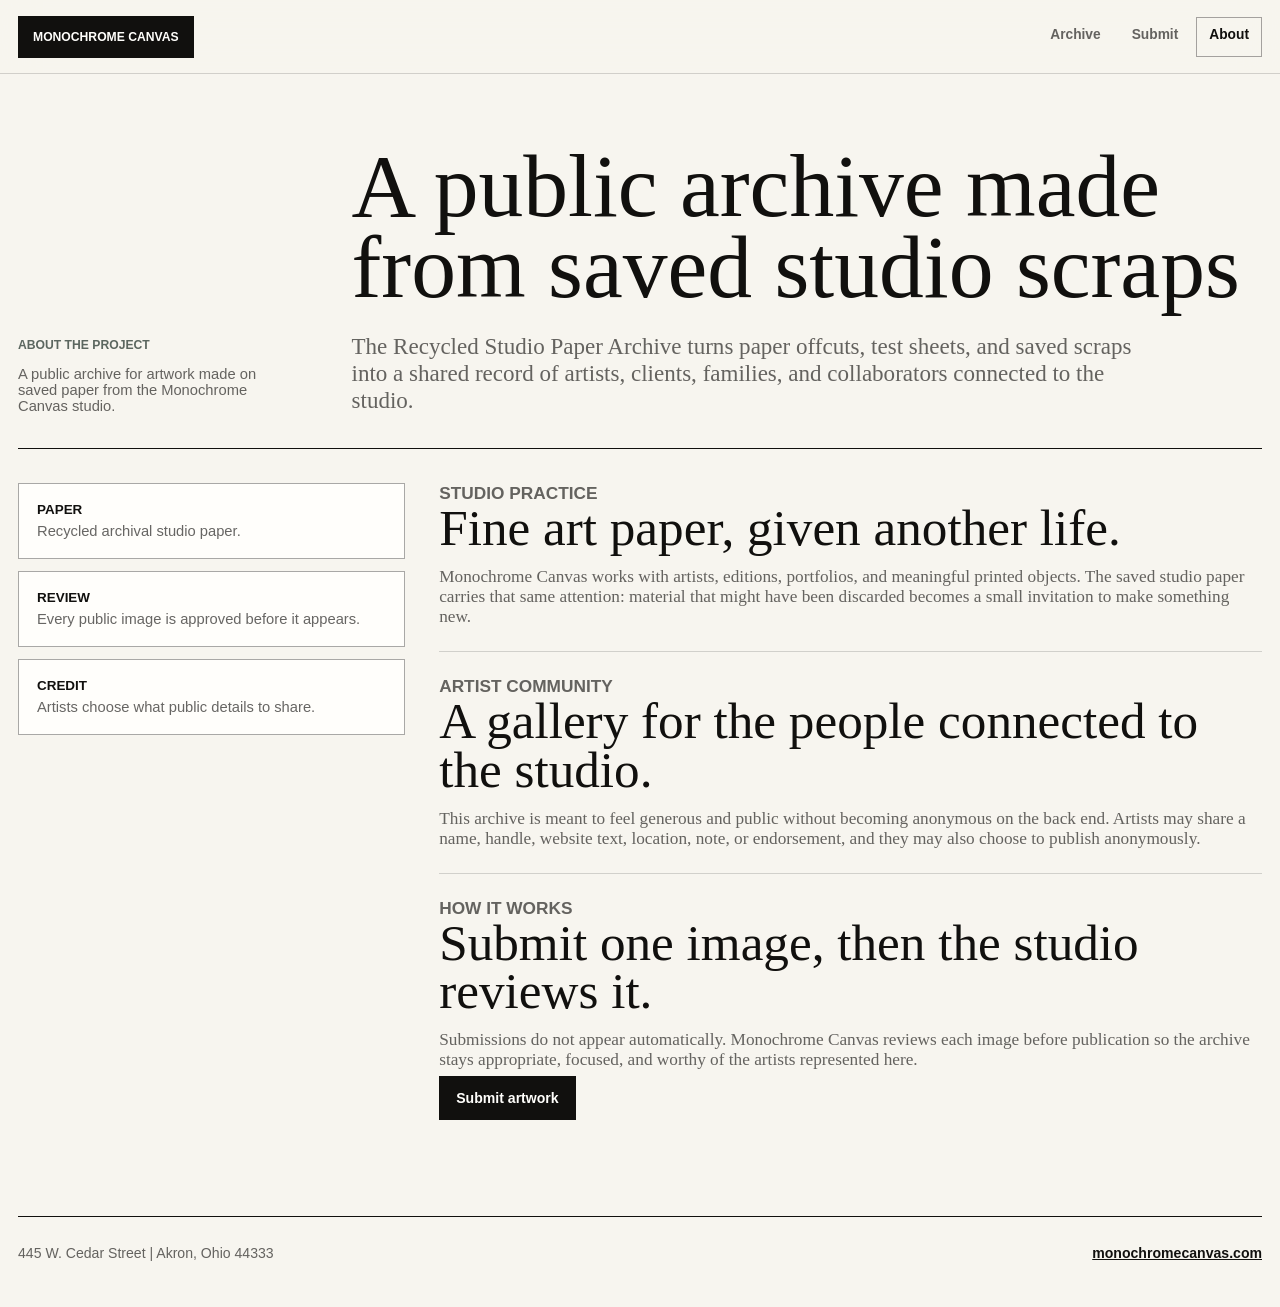
<file: community-canvas/about/index.html>
<!DOCTYPE html>
<html lang="en">
<head>
<meta charset="UTF-8">
<meta name="viewport" content="width=device-width, initial-scale=1.0">
<title>About | Recycled Studio Paper Archive</title>
<meta name="description" content="About the Monochrome Canvas recycled studio paper archive.">
<style>
:root{color-scheme:light;--wall:#f7f5ef;--paper:#fffefb;--panel:#fff;--ink:#11100e;--soft:rgba(17,16,14,.64);--faint:rgba(17,16,14,.42);--line:rgba(17,16,14,.16);--line2:rgba(17,16,14,.36);--accent:#5b665f}*{box-sizing:border-box}body{margin:0;background:var(--wall);color:var(--ink);font-family:Georgia,"Times New Roman",serif;line-height:1.52}body,button{font:inherit}a{color:inherit}.top{position:sticky;top:0;z-index:2;display:grid;grid-template-columns:auto 1fr;gap:18px;align-items:center;min-height:74px;padding:15px max(18px,calc((100vw - 1440px)/2));border-bottom:1px solid var(--line);background:rgba(247,245,239,.94);backdrop-filter:blur(18px)}.brand,.nav a,.button,.eyebrow,.context,.fact,.footer{font-family:Arial,Helvetica,sans-serif}.brand{display:inline-flex;align-items:center;justify-content:center;min-height:42px;padding:9px 14px;border:1px solid var(--ink);background:var(--ink);color:var(--paper);font-size:.76rem;font-weight:800;text-decoration:none;text-transform:uppercase}.nav{display:flex;justify-content:flex-end;gap:5px;flex-wrap:wrap}.nav a{min-height:40px;padding:9px 12px;border:1px solid transparent;color:var(--soft);font-size:.86rem;font-weight:800;text-decoration:none}.nav a:hover,.nav a:focus-visible,.nav a.active{border-color:var(--line2);color:var(--ink);outline:none}main{width:min(1440px,calc(100vw - 36px));margin:0 auto}.hero{display:grid;grid-template-columns:minmax(220px,.24fr) minmax(0,.76fr);gap:46px;padding:72px 0 34px;border-bottom:1px solid var(--ink)}.context{align-self:end;max-width:280px;color:var(--soft);font-size:.92rem}.context p{margin:0}.context p+p{margin-top:14px}.eyebrow{color:var(--accent);font-size:.76rem;font-weight:800;text-transform:uppercase}h1,h2,p{overflow-wrap:anywhere}h1,h2{margin:0;color:var(--ink);font-weight:500}h1{max-width:1040px;font-size:clamp(3.3rem,7vw,7.5rem);line-height:.9}h2{font-size:clamp(2rem,4vw,4.7rem);line-height:.94}.lede{max-width:820px;margin:26px 0 0;color:var(--soft);font-size:clamp(1.18rem,1.8vw,1.52rem)}.content{display:grid;grid-template-columns:minmax(260px,.32fr) minmax(0,.68fr);gap:34px;padding:34px 0 72px}.facts{display:grid;align-content:start;gap:12px}.fact{padding:18px;border:1px solid var(--line2);background:var(--paper)}.fact strong{display:block;margin-bottom:5px;color:var(--ink);font-size:.84rem;text-transform:uppercase}.fact span{color:var(--soft);font-size:.92rem}.essay{display:grid;gap:24px}.essay article{padding-bottom:24px;border-bottom:1px solid var(--line)}.essay article:last-child{border-bottom:0}.essay h2{margin-bottom:15px}.essay p{max-width:820px;margin:0;color:var(--soft);font-size:1.08rem}.essay p+p{margin-top:13px}.button{display:inline-flex;align-items:center;justify-content:center;width:max-content;min-height:44px;margin-top:6px;padding:10px 16px;border:1px solid var(--ink);background:var(--ink);color:var(--paper);cursor:pointer;font-size:.88rem;font-weight:800;text-decoration:none}.footer{display:flex;justify-content:space-between;gap:18px;width:min(1440px,calc(100vw - 36px));margin:0 auto;padding:28px 0 46px;border-top:1px solid var(--ink);color:var(--soft);font-size:.88rem}.footer p{margin:0}.footer a{color:var(--ink);font-weight:800}@media(max-width:1100px){.hero,.content{grid-template-columns:1fr}.context{max-width:640px}.facts{grid-template-columns:repeat(3,minmax(0,1fr))}}@media(max-width:820px){main,.footer{width:min(100vw - 26px,1440px)}.top{position:static;grid-template-columns:1fr}.nav{justify-content:flex-start}.hero{padding-top:42px}.facts{grid-template-columns:1fr}.footer{flex-direction:column}}
</style>
</head>
<body>
<header class="top"><a class="brand" href="https://monochromecanvas.com" target="_blank" rel="noreferrer">Monochrome Canvas</a><nav class="nav" aria-label="Archive navigation"><a href="../">Archive</a><a href="../submit/">Submit</a><a class="active" href="./">About</a></nav></header>
<main>
<section class="hero"><div class="context"><p class="eyebrow">About The Project</p><p>A public archive for artwork made on saved paper from the Monochrome Canvas studio.</p></div><div><h1>A public archive made from saved studio scraps</h1><p class="lede">The Recycled Studio Paper Archive turns paper offcuts, test sheets, and saved scraps into a shared record of artists, clients, families, and collaborators connected to the studio.</p></div></section>
<section class="content">
<div class="facts"><div class="fact"><strong>Paper</strong><span>Recycled archival studio paper.</span></div><div class="fact"><strong>Review</strong><span>Every public image is approved before it appears.</span></div><div class="fact"><strong>Credit</strong><span>Artists choose what public details to share.</span></div></div>
<div class="essay">
<article><p class="eyebrow">Studio Practice</p><h2>Fine art paper, given another life.</h2><p>Monochrome Canvas works with artists, editions, portfolios, and meaningful printed objects. The saved studio paper carries that same attention: material that might have been discarded becomes a small invitation to make something new.</p></article>
<article><p class="eyebrow">Artist Community</p><h2>A gallery for the people connected to the studio.</h2><p>This archive is meant to feel generous and public without becoming anonymous on the back end. Artists may share a name, handle, website text, location, note, or endorsement, and they may also choose to publish anonymously.</p></article>
<article><p class="eyebrow">How It Works</p><h2>Submit one image, then the studio reviews it.</h2><p>Submissions do not appear automatically. Monochrome Canvas reviews each image before publication so the archive stays appropriate, focused, and worthy of the artists represented here.</p><a class="button" href="../submit/">Submit artwork</a></article>
</div>
</section>
</main>
<footer class="footer"><p>445 W. Cedar Street | Akron, Ohio 44333</p><a href="https://monochromecanvas.com" target="_blank" rel="noreferrer">monochromecanvas.com</a></footer>
</body>
</html>
</file>
